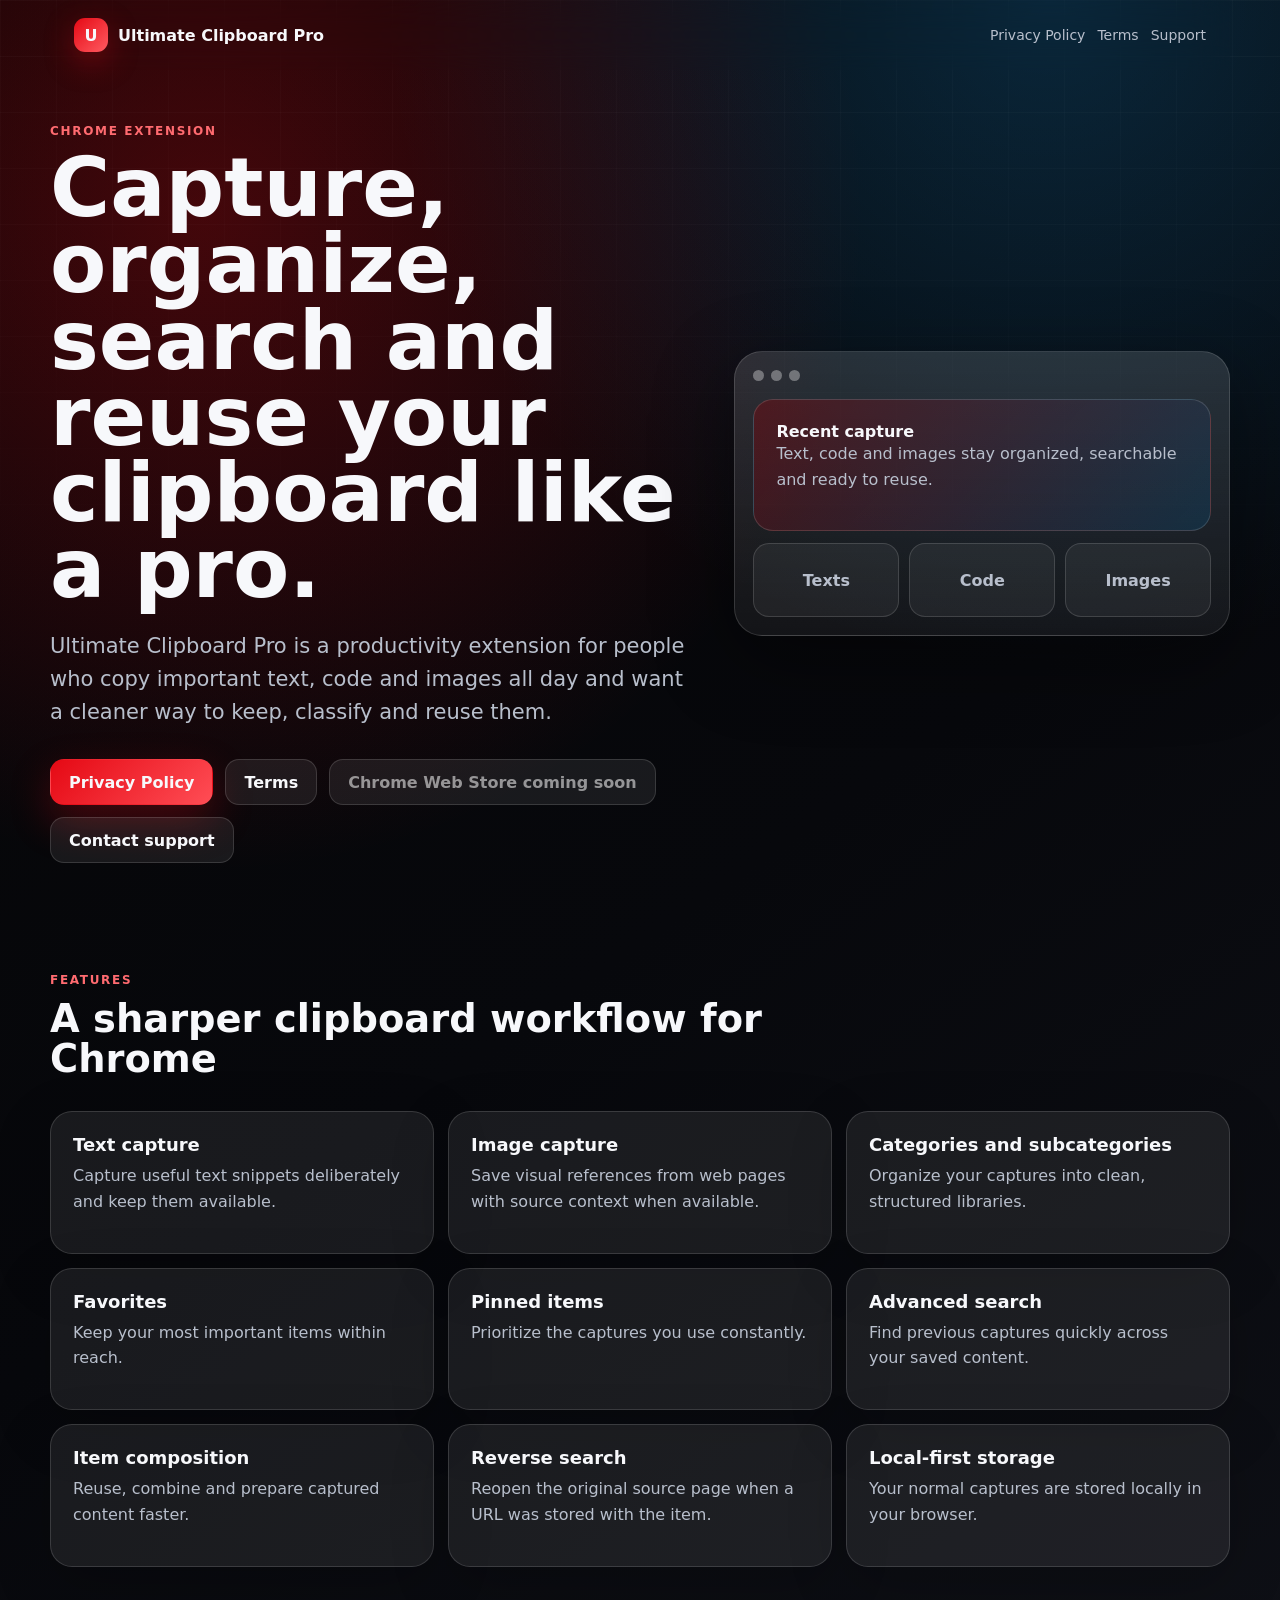
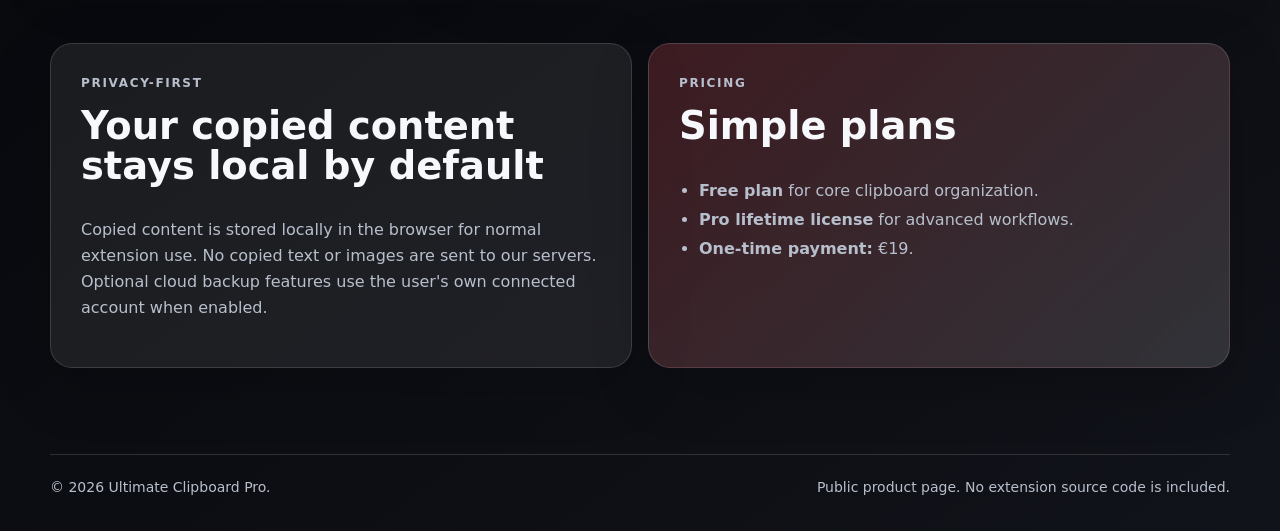
<file: index.html>
<!doctype html>
<html lang="en">
  <head>
    <meta charset="utf-8">
    <meta name="viewport" content="width=device-width, initial-scale=1">
    <title>Ultimate Clipboard Pro</title>
    <meta name="description" content="Ultimate Clipboard Pro helps you capture, organize, search and reuse clipboard content like a pro.">
    <link rel="stylesheet" href="assets/style.css">
  </head>
  <body>
    <header class="site-header">
      <a class="brand" href="index.html" aria-label="Ultimate Clipboard Pro home">
        <span class="brand-mark">U</span>
        <span>Ultimate Clipboard Pro</span>
      </a>
      <nav aria-label="Main navigation">
        <a href="privacy-policy.html">Privacy Policy</a>
        <a href="terms.html">Terms</a>
        <a href="mailto:trevelyan.007@gmail.com">Support</a>
      </nav>
    </header>

    <main>
      <section class="hero">
        <div class="hero-copy">
          <p class="eyebrow">Chrome extension</p>
          <h1>Capture, organize, search and reuse your clipboard like a pro.</h1>
          <p class="lead">
            Ultimate Clipboard Pro is a productivity extension for people who copy important text,
            code and images all day and want a cleaner way to keep, classify and reuse them.
          </p>
          <div class="actions">
            <a class="button primary" href="privacy-policy.html">Privacy Policy</a>
            <a class="button" href="terms.html">Terms</a>
            <span class="button disabled" aria-disabled="true">Chrome Web Store coming soon</span>
            <a class="button" href="mailto:trevelyan.007@gmail.com">Contact support</a>
          </div>
        </div>

        <aside class="hero-panel" aria-label="Product summary">
          <div class="product-card">
            <div class="window-dots" aria-hidden="true"><span></span><span></span><span></span></div>
            <div class="capture-preview">
              <strong>Recent capture</strong>
              <p>Text, code and images stay organized, searchable and ready to reuse.</p>
            </div>
            <div class="mini-tabs" aria-hidden="true">
              <span>Texts</span>
              <span>Code</span>
              <span>Images</span>
            </div>
          </div>
        </aside>
      </section>

      <section class="section">
        <div class="section-title">
          <p class="eyebrow">Features</p>
          <h2>A sharper clipboard workflow for Chrome</h2>
        </div>
        <div class="feature-grid">
          <article class="card"><h3>Text capture</h3><p>Capture useful text snippets deliberately and keep them available.</p></article>
          <article class="card"><h3>Image capture</h3><p>Save visual references from web pages with source context when available.</p></article>
          <article class="card"><h3>Categories and subcategories</h3><p>Organize your captures into clean, structured libraries.</p></article>
          <article class="card"><h3>Favorites</h3><p>Keep your most important items within reach.</p></article>
          <article class="card"><h3>Pinned items</h3><p>Prioritize the captures you use constantly.</p></article>
          <article class="card"><h3>Advanced search</h3><p>Find previous captures quickly across your saved content.</p></article>
          <article class="card"><h3>Item composition</h3><p>Reuse, combine and prepare captured content faster.</p></article>
          <article class="card"><h3>Reverse search</h3><p>Reopen the original source page when a URL was stored with the item.</p></article>
          <article class="card"><h3>Local-first storage</h3><p>Your normal captures are stored locally in your browser.</p></article>
        </div>
      </section>

      <section class="split">
        <article class="card large">
          <p class="eyebrow">Privacy-first</p>
          <h2>Your copied content stays local by default</h2>
          <p>
            Copied content is stored locally in the browser for normal extension use. No copied text or images
            are sent to our servers. Optional cloud backup features use the user's own connected account when enabled.
          </p>
        </article>

        <article class="card large pricing-card">
          <p class="eyebrow">Pricing</p>
          <h2>Simple plans</h2>
          <ul class="clean-list">
            <li><strong>Free plan</strong> for core clipboard organization.</li>
            <li><strong>Pro lifetime license</strong> for advanced workflows.</li>
            <li><strong>One-time payment:</strong> €19.</li>
          </ul>
        </article>
      </section>
    </main>

    <footer class="site-footer">
      <span>© 2026 Ultimate Clipboard Pro.</span>
      <span>Public product page. No extension source code is included.</span>
    </footer>
  </body>
</html>
</file>
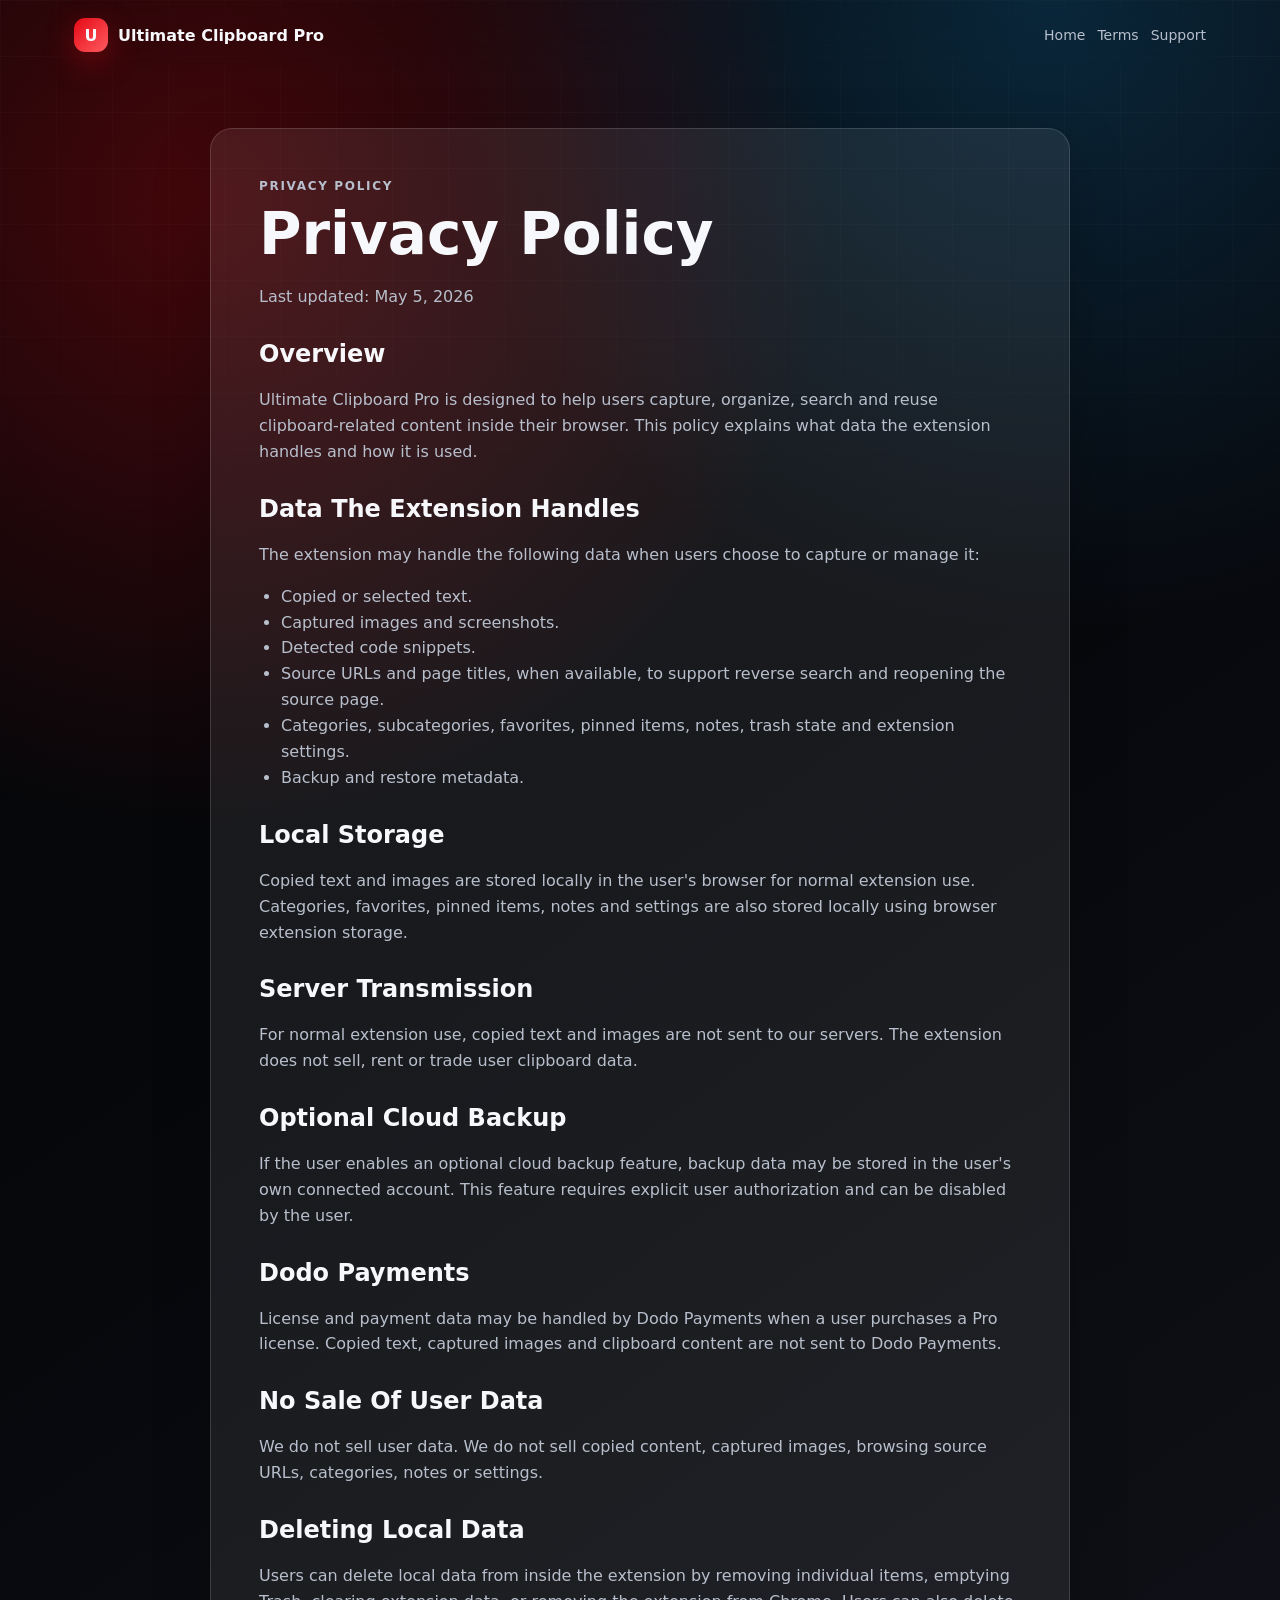
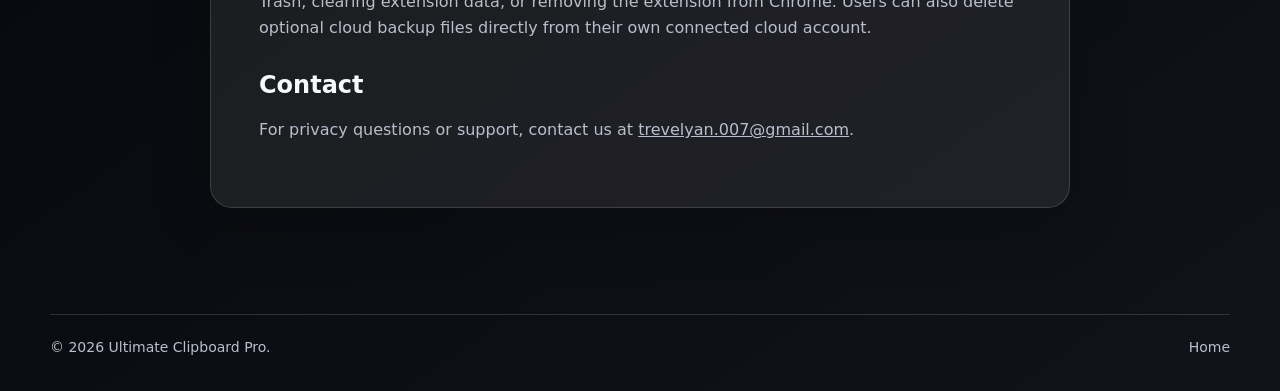
<file: privacy-policy.html>
<!doctype html>
<html lang="en">
  <head>
    <meta charset="utf-8">
    <meta name="viewport" content="width=device-width, initial-scale=1">
    <title>Privacy Policy - Ultimate Clipboard Pro</title>
    <meta name="description" content="Privacy Policy for Ultimate Clipboard Pro.">
    <link rel="stylesheet" href="assets/style.css">
  </head>
  <body>
    <header class="site-header">
      <a class="brand" href="index.html"><span class="brand-mark">U</span><span>Ultimate Clipboard Pro</span></a>
      <nav aria-label="Main navigation">
        <a href="index.html">Home</a>
        <a href="terms.html">Terms</a>
        <a href="mailto:trevelyan.007@gmail.com">Support</a>
      </nav>
    </header>

    <main class="legal-page">
      <section class="legal-card">
        <p class="eyebrow">Privacy Policy</p>
        <h1>Privacy Policy</h1>
        <p class="muted">Last updated: May 5, 2026</p>

        <h2>Overview</h2>
        <p>
          Ultimate Clipboard Pro is designed to help users capture, organize, search and reuse clipboard-related
          content inside their browser. This policy explains what data the extension handles and how it is used.
        </p>

        <h2>Data The Extension Handles</h2>
        <p>The extension may handle the following data when users choose to capture or manage it:</p>
        <ul>
          <li>Copied or selected text.</li>
          <li>Captured images and screenshots.</li>
          <li>Detected code snippets.</li>
          <li>Source URLs and page titles, when available, to support reverse search and reopening the source page.</li>
          <li>Categories, subcategories, favorites, pinned items, notes, trash state and extension settings.</li>
          <li>Backup and restore metadata.</li>
        </ul>

        <h2>Local Storage</h2>
        <p>
          Copied text and images are stored locally in the user's browser for normal extension use. Categories,
          favorites, pinned items, notes and settings are also stored locally using browser extension storage.
        </p>

        <h2>Server Transmission</h2>
        <p>
          For normal extension use, copied text and images are not sent to our servers. The extension does not sell,
          rent or trade user clipboard data.
        </p>

        <h2>Optional Cloud Backup</h2>
        <p>
          If the user enables an optional cloud backup feature, backup data may be stored in the user's own connected
          account. This feature requires explicit user authorization and can be disabled by the user.
        </p>

        <h2>Dodo Payments</h2>
        <p>
          License and payment data may be handled by Dodo Payments when a user purchases a Pro license. Copied text,
          captured images and clipboard content are not sent to Dodo Payments.
        </p>

        <h2>No Sale Of User Data</h2>
        <p>
          We do not sell user data. We do not sell copied content, captured images, browsing source URLs, categories,
          notes or settings.
        </p>

        <h2>Deleting Local Data</h2>
        <p>
          Users can delete local data from inside the extension by removing individual items, emptying Trash, clearing
          extension data, or removing the extension from Chrome. Users can also delete optional cloud backup files
          directly from their own connected cloud account.
        </p>

        <h2>Contact</h2>
        <p>
          For privacy questions or support, contact us at
          <a href="mailto:trevelyan.007@gmail.com">trevelyan.007@gmail.com</a>.
        </p>
      </section>
    </main>

    <footer class="site-footer">
      <span>© 2026 Ultimate Clipboard Pro.</span>
      <span><a href="index.html">Home</a></span>
    </footer>
  </body>
</html>
</file>
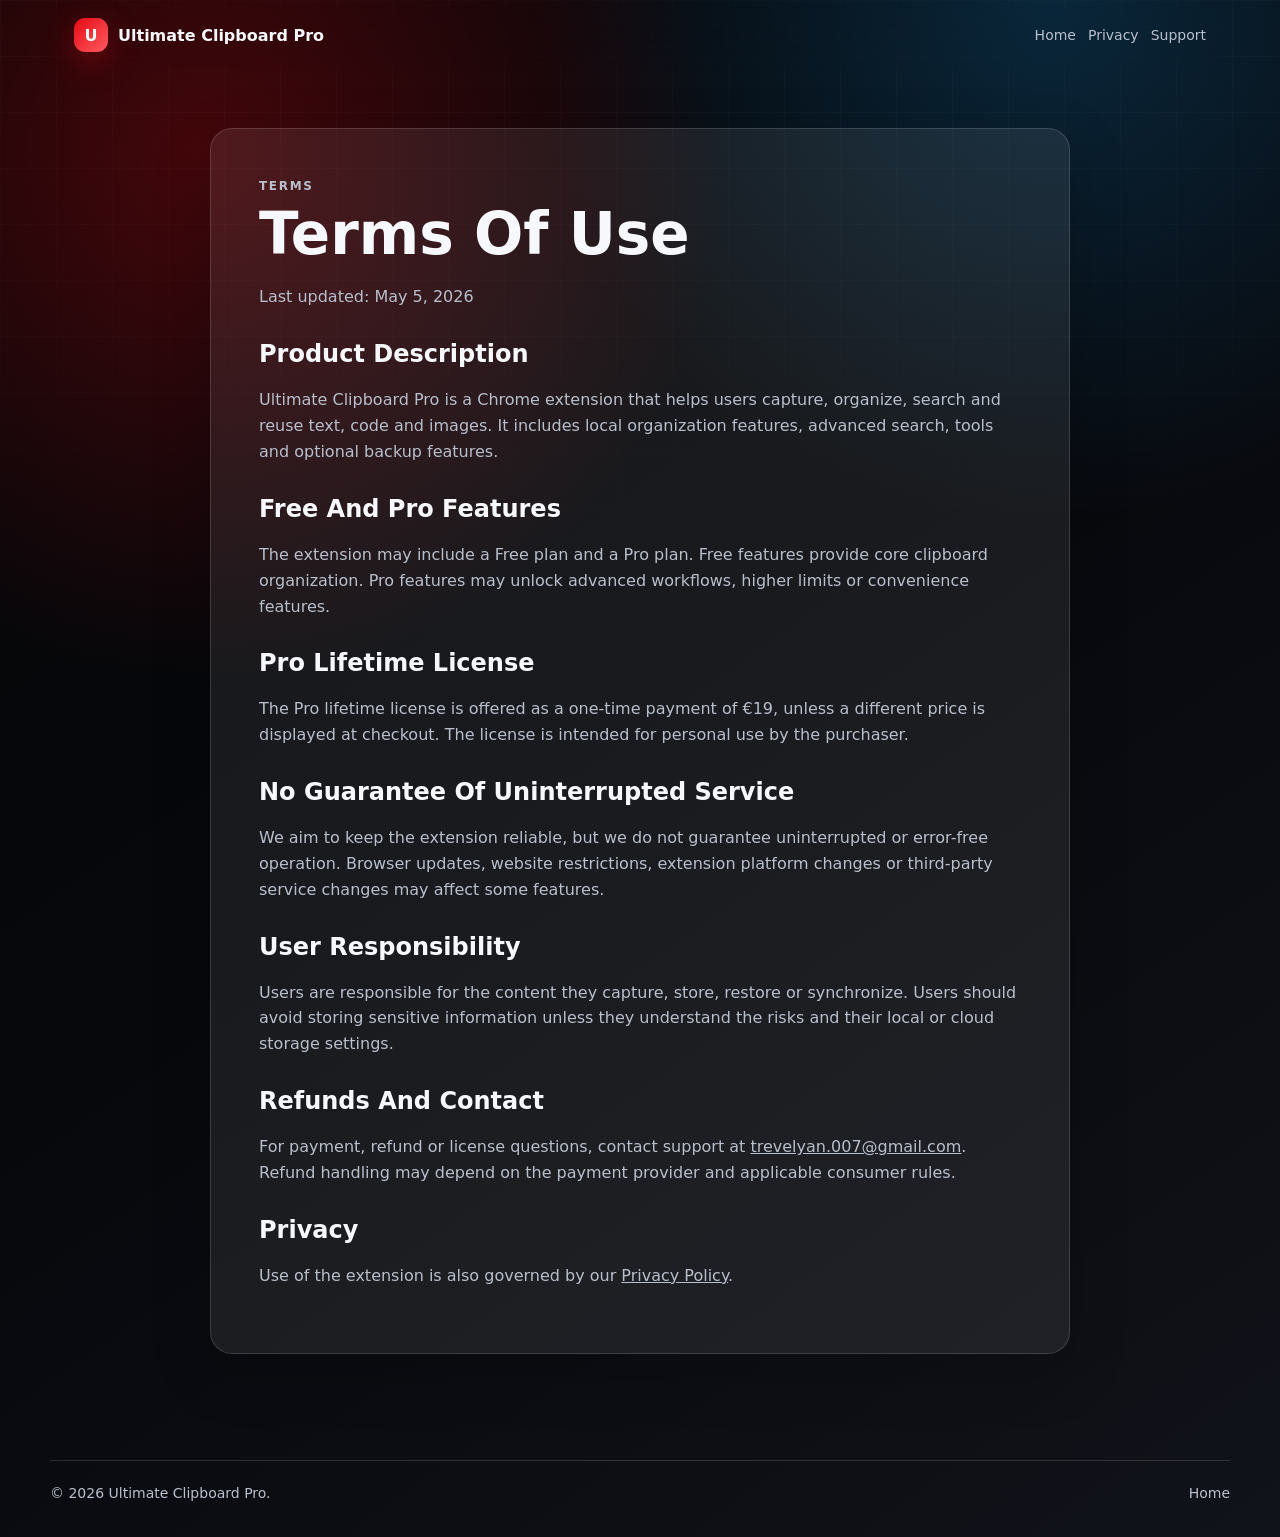
<file: terms.html>
<!doctype html>
<html lang="en">
  <head>
    <meta charset="utf-8">
    <meta name="viewport" content="width=device-width, initial-scale=1">
    <title>Terms - Ultimate Clipboard Pro</title>
    <meta name="description" content="Terms of use for Ultimate Clipboard Pro.">
    <link rel="stylesheet" href="assets/style.css">
  </head>
  <body>
    <header class="site-header">
      <a class="brand" href="index.html"><span class="brand-mark">U</span><span>Ultimate Clipboard Pro</span></a>
      <nav aria-label="Main navigation">
        <a href="index.html">Home</a>
        <a href="privacy-policy.html">Privacy</a>
        <a href="mailto:trevelyan.007@gmail.com">Support</a>
      </nav>
    </header>

    <main class="legal-page">
      <section class="legal-card">
        <p class="eyebrow">Terms</p>
        <h1>Terms Of Use</h1>
        <p class="muted">Last updated: May 5, 2026</p>

        <h2>Product Description</h2>
        <p>
          Ultimate Clipboard Pro is a Chrome extension that helps users capture, organize, search and reuse text,
          code and images. It includes local organization features, advanced search, tools and optional backup features.
        </p>

        <h2>Free And Pro Features</h2>
        <p>
          The extension may include a Free plan and a Pro plan. Free features provide core clipboard organization.
          Pro features may unlock advanced workflows, higher limits or convenience features.
        </p>

        <h2>Pro Lifetime License</h2>
        <p>
          The Pro lifetime license is offered as a one-time payment of €19, unless a different price is displayed
          at checkout. The license is intended for personal use by the purchaser.
        </p>

        <h2>No Guarantee Of Uninterrupted Service</h2>
        <p>
          We aim to keep the extension reliable, but we do not guarantee uninterrupted or error-free operation.
          Browser updates, website restrictions, extension platform changes or third-party service changes may affect
          some features.
        </p>

        <h2>User Responsibility</h2>
        <p>
          Users are responsible for the content they capture, store, restore or synchronize. Users should avoid
          storing sensitive information unless they understand the risks and their local or cloud storage settings.
        </p>

        <h2>Refunds And Contact</h2>
        <p>
          For payment, refund or license questions, contact support at
          <a href="mailto:trevelyan.007@gmail.com">trevelyan.007@gmail.com</a>. Refund handling may depend on the
          payment provider and applicable consumer rules.
        </p>

        <h2>Privacy</h2>
        <p>
          Use of the extension is also governed by our
          <a href="privacy-policy.html">Privacy Policy</a>.
        </p>
      </section>
    </main>

    <footer class="site-footer">
      <span>© 2026 Ultimate Clipboard Pro.</span>
      <span><a href="index.html">Home</a></span>
    </footer>
  </body>
</html>
</file>
<file: assets/style.css>
:root {
  --bg: #07080c;
  --surface: rgba(255, 255, 255, 0.075);
  --surface-strong: rgba(255, 255, 255, 0.12);
  --line: rgba(255, 255, 255, 0.14);
  --text: #f7f8fb;
  --muted: #b8bfcc;
  --accent: #e50914;
  --accent-blue: #18a7ff;
  --shadow: 0 24px 80px rgba(0, 0, 0, 0.42);
}

* {
  box-sizing: border-box;
}

html {
  scroll-behavior: smooth;
}

body {
  margin: 0;
  min-height: 100vh;
  color: var(--text);
  background:
    radial-gradient(circle at 16% 10%, rgba(229, 9, 20, 0.28), transparent 30%),
    radial-gradient(circle at 82% 0%, rgba(24, 167, 255, 0.2), transparent 28%),
    linear-gradient(145deg, #050506 0%, var(--bg) 46%, #11131a 100%);
  font-family: Inter, ui-sans-serif, system-ui, -apple-system, BlinkMacSystemFont, "Segoe UI", sans-serif;
}

body::before {
  content: "";
  position: fixed;
  inset: 0;
  pointer-events: none;
  background-image:
    linear-gradient(rgba(255, 255, 255, 0.035) 1px, transparent 1px),
    linear-gradient(90deg, rgba(255, 255, 255, 0.028) 1px, transparent 1px);
  background-size: 56px 56px;
  mask-image: linear-gradient(to bottom, rgba(0, 0, 0, 0.8), transparent 76%);
}

a {
  color: inherit;
}

.site-header {
  position: sticky;
  top: 0;
  z-index: 10;
  display: flex;
  align-items: center;
  justify-content: space-between;
  gap: 20px;
  max-width: 1180px;
  margin: 0 auto;
  padding: 18px 24px;
  backdrop-filter: blur(18px);
}

.brand {
  display: inline-flex;
  align-items: center;
  gap: 10px;
  color: var(--text);
  font-weight: 800;
  text-decoration: none;
}

.brand-mark {
  display: inline-grid;
  place-items: center;
  width: 34px;
  height: 34px;
  border-radius: 11px;
  background: linear-gradient(135deg, var(--accent), #ff5b61);
  box-shadow: 0 10px 30px rgba(229, 9, 20, 0.34);
}

nav {
  display: flex;
  flex-wrap: wrap;
  gap: 12px;
}

nav a {
  color: var(--muted);
  font-size: 14px;
  text-decoration: none;
}

nav a:hover {
  color: var(--text);
}

main {
  width: min(1180px, calc(100% - 32px));
  margin: 0 auto;
}

.hero {
  display: grid;
  grid-template-columns: minmax(0, 1.05fr) minmax(320px, 0.8fr);
  gap: 34px;
  align-items: center;
  min-height: calc(100vh - 88px);
  padding: 54px 0 72px;
}

.hero-copy {
  max-width: 760px;
}

.eyebrow {
  margin: 0 0 12px;
  color: #ff6b70;
  font-size: 12px;
  font-weight: 900;
  letter-spacing: 0.14em;
  text-transform: uppercase;
}

h1,
h2,
h3,
p {
  margin-top: 0;
}

h1 {
  margin-bottom: 22px;
  font-size: clamp(42px, 7vw, 82px);
  line-height: 0.93;
}

h2 {
  font-size: clamp(26px, 3vw, 42px);
  line-height: 1.04;
}

h3 {
  margin-bottom: 8px;
  font-size: 18px;
}

.lead {
  max-width: 680px;
  color: var(--muted);
  font-size: clamp(17px, 2vw, 21px);
  line-height: 1.58;
}

.actions {
  display: flex;
  flex-wrap: wrap;
  gap: 12px;
  margin-top: 30px;
}

.button {
  display: inline-flex;
  align-items: center;
  justify-content: center;
  min-height: 46px;
  padding: 0 18px;
  border: 1px solid var(--line);
  border-radius: 14px;
  color: var(--text);
  background: rgba(255, 255, 255, 0.075);
  text-decoration: none;
  font-weight: 700;
  transition: transform 160ms ease, background 160ms ease, border-color 160ms ease;
}

.button:hover {
  transform: translateY(-2px);
  border-color: rgba(255, 255, 255, 0.28);
  background: rgba(255, 255, 255, 0.11);
}

.button.primary {
  border-color: transparent;
  background: linear-gradient(135deg, var(--accent), #ff4d55);
  box-shadow: 0 16px 40px rgba(229, 9, 20, 0.28);
}

.button.disabled {
  color: rgba(255, 255, 255, 0.54);
  cursor: default;
}

.button.disabled:hover {
  transform: none;
}

.product-card {
  border: 1px solid var(--line);
  border-radius: 28px;
  background: linear-gradient(180deg, rgba(255, 255, 255, 0.13), rgba(255, 255, 255, 0.055));
  box-shadow: var(--shadow);
  padding: 18px;
}

.window-dots {
  display: flex;
  gap: 7px;
  margin-bottom: 18px;
}

.window-dots span {
  width: 11px;
  height: 11px;
  border-radius: 50%;
  background: rgba(255, 255, 255, 0.34);
}

.capture-preview {
  border: 1px solid var(--line);
  border-radius: 20px;
  padding: 22px;
  background:
    linear-gradient(135deg, rgba(229, 9, 20, 0.24), rgba(24, 167, 255, 0.16)),
    rgba(0, 0, 0, 0.26);
}

.capture-preview p,
.card p,
.legal-card p,
.legal-card li {
  color: var(--muted);
  line-height: 1.62;
}

.mini-tabs {
  display: grid;
  grid-template-columns: repeat(3, 1fr);
  gap: 10px;
  margin-top: 12px;
}

.mini-tabs span {
  min-height: 74px;
  display: grid;
  place-items: center;
  border: 1px solid var(--line);
  border-radius: 16px;
  color: var(--muted);
  background: rgba(255, 255, 255, 0.055);
  font-weight: 800;
}

.section,
.split {
  padding: 38px 0;
}

.section-title {
  max-width: 720px;
  margin-bottom: 24px;
}

.feature-grid {
  display: grid;
  grid-template-columns: repeat(3, minmax(0, 1fr));
  gap: 14px;
}

.card,
.legal-card {
  border: 1px solid var(--line);
  border-radius: 22px;
  background: var(--surface);
  box-shadow: 0 18px 60px rgba(0, 0, 0, 0.2);
}

.card {
  padding: 22px;
}

.card.large {
  padding: 30px;
}

.split {
  display: grid;
  grid-template-columns: 1fr 1fr;
  gap: 16px;
}

.clean-list {
  margin: 0;
  padding-left: 20px;
  color: var(--muted);
  line-height: 1.8;
}

.pricing-card {
  background:
    linear-gradient(135deg, rgba(229, 9, 20, 0.16), rgba(255, 255, 255, 0.07)),
    var(--surface);
}

.site-footer {
  display: flex;
  flex-wrap: wrap;
  justify-content: space-between;
  gap: 12px;
  width: min(1180px, calc(100% - 32px));
  margin: 48px auto 0;
  padding: 24px 0 36px;
  color: var(--muted);
  border-top: 1px solid var(--line);
  font-size: 14px;
}

.site-footer a {
  color: var(--muted);
  text-decoration: none;
}

.site-footer a:hover {
  color: var(--text);
}

.legal-page {
  max-width: 860px;
  padding: 58px 0;
}

.legal-card {
  padding: clamp(24px, 5vw, 48px);
}

.legal-card h1 {
  font-size: clamp(34px, 5vw, 58px);
}

.legal-card h2 {
  margin-top: 32px;
  font-size: 24px;
}

.legal-card ul {
  padding-left: 22px;
}

.muted {
  color: var(--muted);
}

@media (max-width: 860px) {
  .site-header {
    align-items: flex-start;
    flex-direction: column;
  }

  .hero,
  .split {
    grid-template-columns: 1fr;
  }

  .hero {
    min-height: auto;
    padding-top: 34px;
  }

  .feature-grid {
    grid-template-columns: 1fr;
  }
}

@media (max-width: 520px) {
  main,
  .site-footer {
    width: min(100% - 22px, 1180px);
  }

  .site-header {
    padding: 14px 12px;
  }

  h1 {
    font-size: 42px;
  }

  .actions,
  .button {
    width: 100%;
  }
}
</file>
